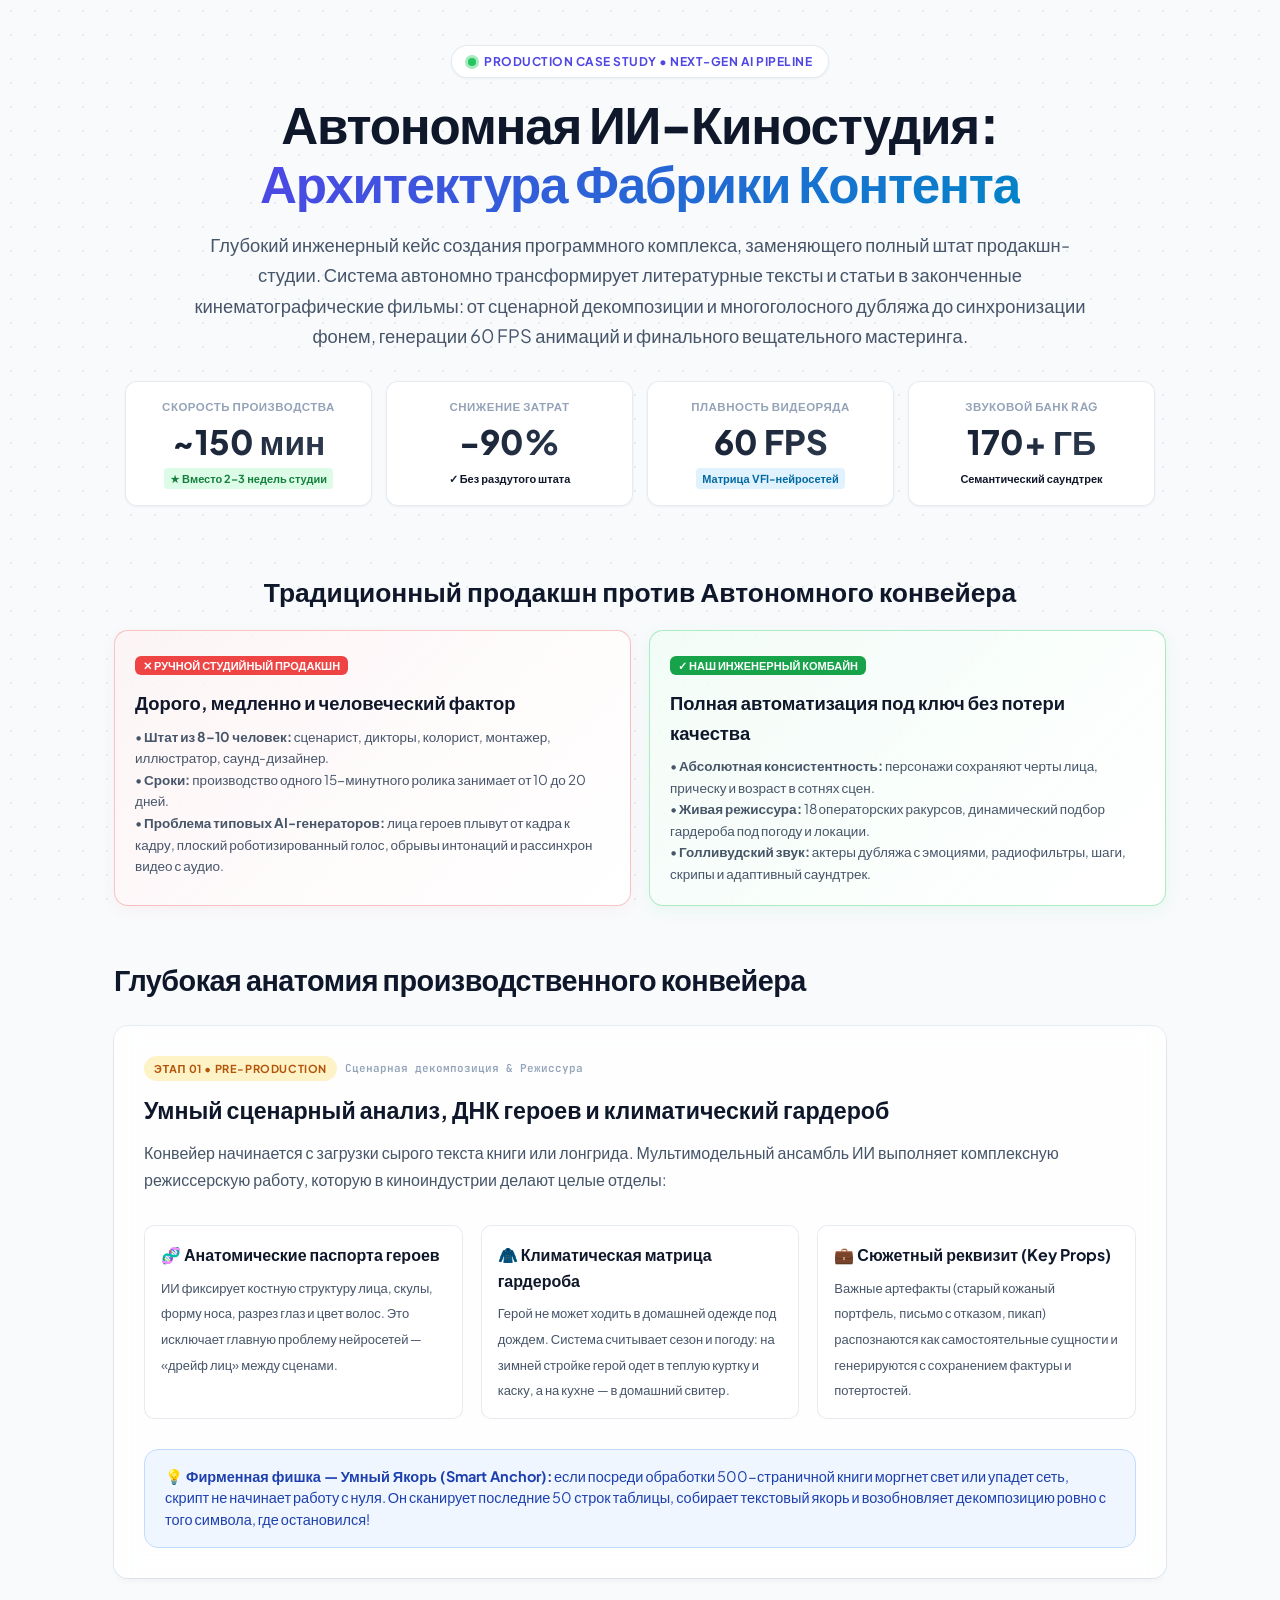
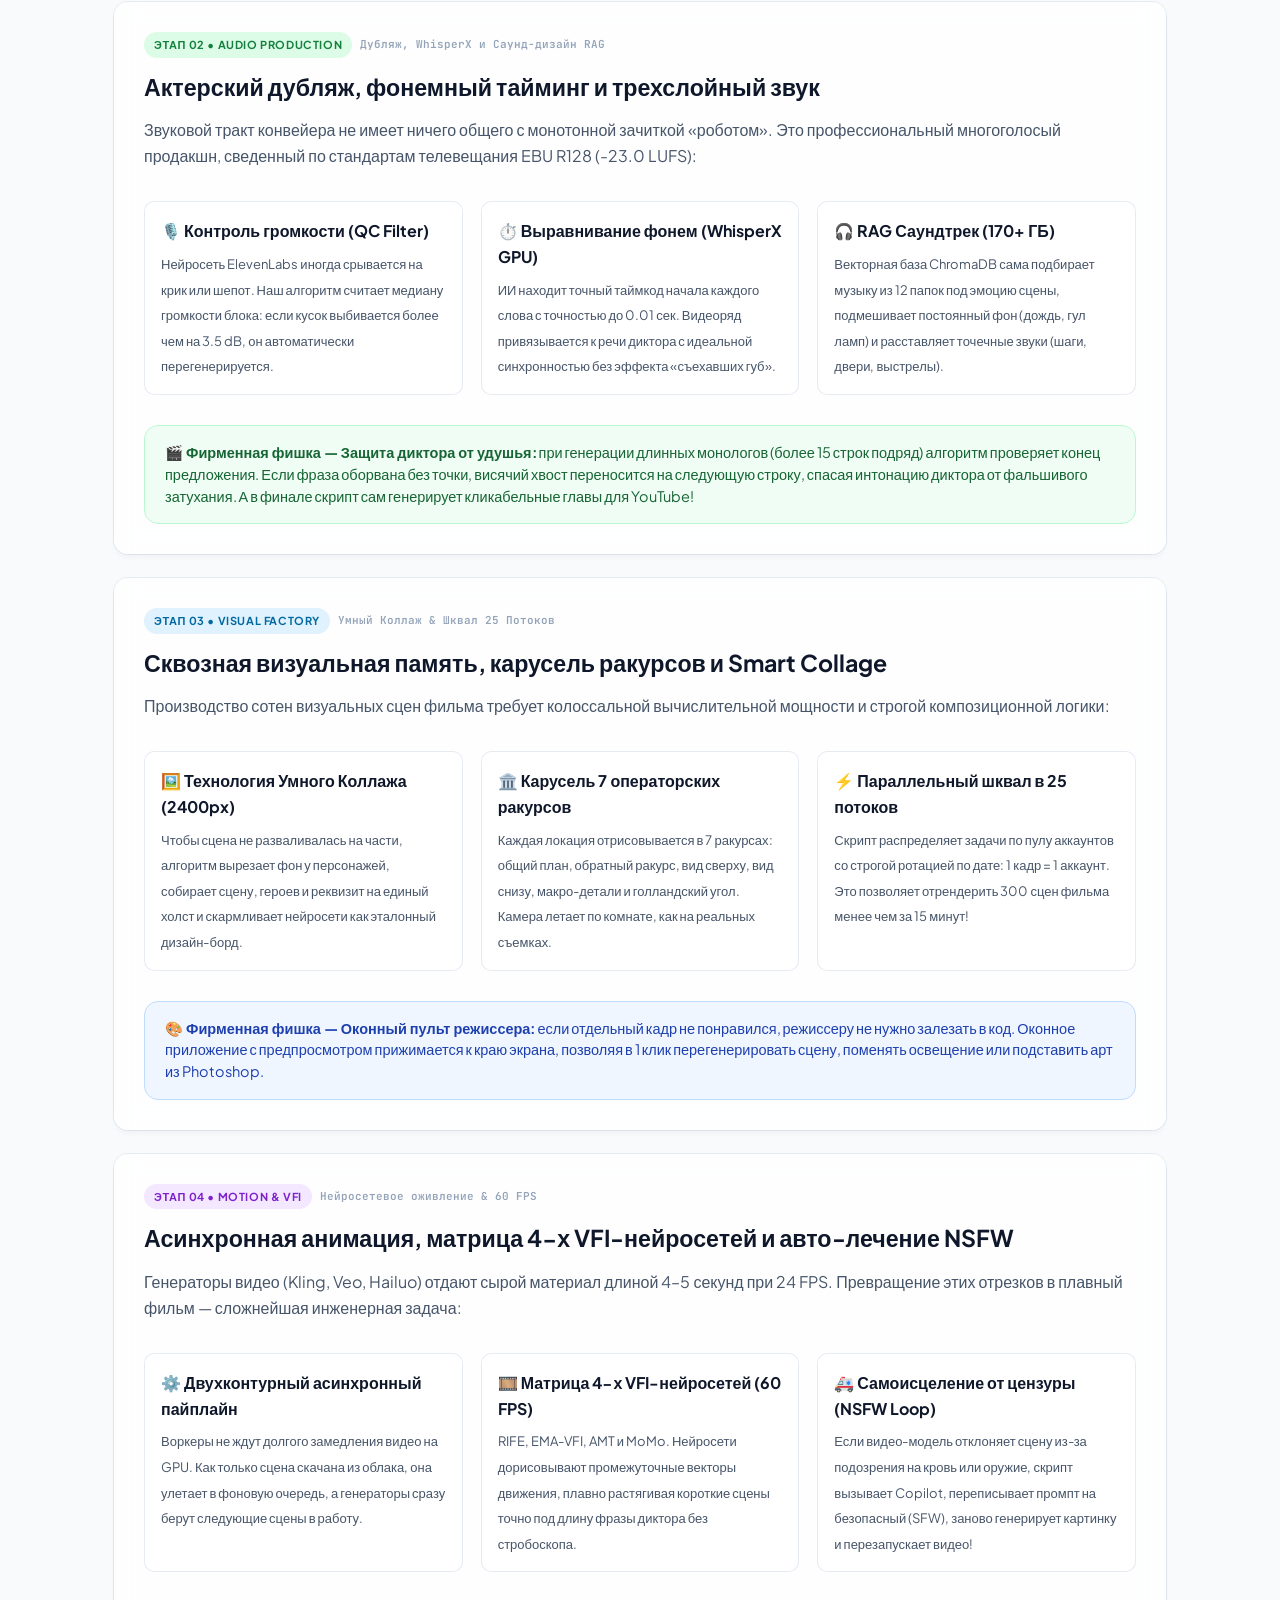
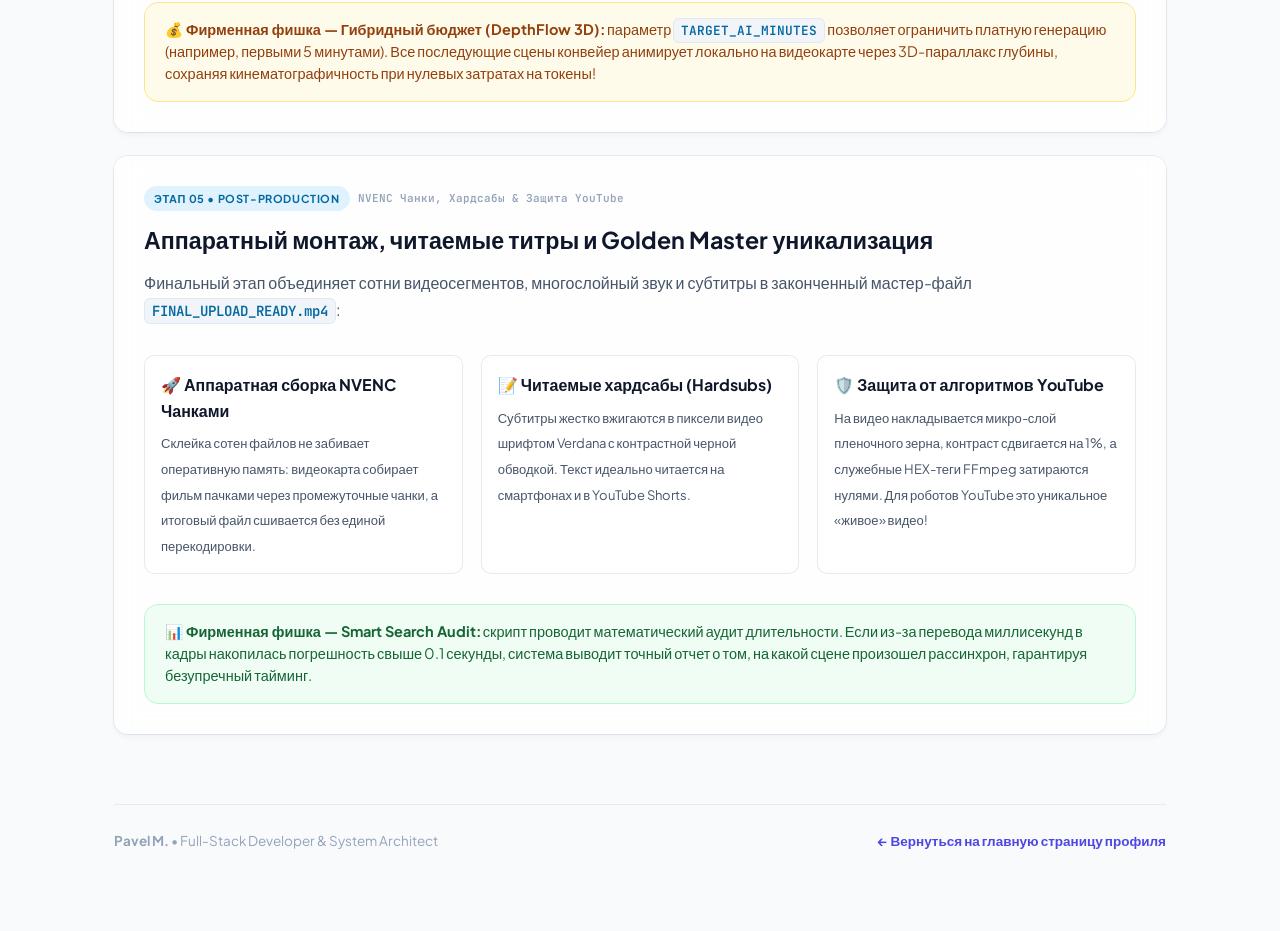
<file: portfolio/ggs-video-engine/index.html>
<!DOCTYPE html>
<html lang="ru">
<head>
    <meta charset="UTF-8">
    <meta name="viewport" content="width=device-width, initial-scale=1.0">
    <title>AI Video Production Pipeline | Глубокий Архитектурный Кейс</title>
    
    <link rel="icon" href="data:image/svg+xml,<svg xmlns=%22http://www.w3.org/2000/svg%22 viewBox=%220 0 100 100%22><text y=%22.9em%22 font-size=%2290%22>🎬</text></svg>">
    
    <link rel="stylesheet" href="../css/style.css">
    <link rel="preconnect" href="https://fonts.googleapis.com">
    <link rel="preconnect" href="https://fonts.gstatic.com" crossorigin>
    <link href="https://fonts.googleapis.com/css2?family=Plus+Jakarta+Sans:wght@400;500;600;700;800&family=JetBrains+Mono:wght@500;600;700&display=swap" rel="stylesheet">
</head>
<body class="bg-grid-dots">

<div class="container" style="padding-top: 35px; max-width: 1100px;">
    
    <!-- ВЕРХНИЙ БЛОК HERO -->
    <header class="hero" style="padding: 10px 10px 30px; margin-bottom: 25px; max-width: 1050px;">
        <div class="hero-status-row">
            <div class="hero-pill" style="margin-bottom: 16px;">
                <span class="pulse-dot"></span>
                <span>PRODUCTION CASE STUDY • NEXT-GEN AI PIPELINE</span>
            </div>
        </div>

        <h1 style="font-size: 3.2rem; margin-bottom: 18px; letter-spacing: -1.2px; line-height: 1.15;">
            Автономная ИИ-Киностудия: <br><span class="text-gradient">Архитектура Фабрики Контента</span>
        </h1>
        <p class="hero-desc" style="max-width: 900px; margin: 0 auto 30px; font-size: 1.15rem; color: var(--text-secondary); line-height: 1.65;">
            Глубокий инженерный кейс создания программного комплекса, заменяющего полный штат продакшн-студии. Система автономно трансформирует литературные тексты и статьи в законченные кинематографические фильмы: от сценарной декомпозиции и многоголосного дубляжа до синхронизации фонем, генерации 60 FPS анимаций и финального вещательного мастеринга.
        </p>

        <!-- KPI МЕТРИКИ -->
        <div class="metrics-row kpi-strip" style="margin-bottom: 10px;">
            <div class="metric-card">
                <div class="metric-label">Скорость производства</div>
                <div class="metric-value">~150 мин</div>
                <span class="metric-trend trend-up">★ Вместо 2–3 недель студии</span>
            </div>
            <div class="metric-card">
                <div class="metric-label">Снижение затрат</div>
                <div class="metric-value">-90%</div>
                <span class="metric-trend trend-green">✓ Без раздутого штата</span>
            </div>
            <div class="metric-card">
                <div class="metric-label">Плавность видеоряда</div>
                <div class="metric-value">60 FPS</div>
                <span class="metric-trend trend-blue">Матрица VFI-нейросетей</span>
            </div>
            <div class="metric-card">
                <div class="metric-label">Звуковой банк RAG</div>
                <div class="metric-value">170+ ГБ</div>
                <span class="metric-trend trend-purple">Семантический саундтрек</span>
            </div>
        </div>
    </header>

    <!-- СРАВНЕНИЕ С РЫНКОМ -->
    <div style="margin-bottom: 50px;">
        <h2 style="font-size: 1.65rem; font-weight: 800; margin-bottom: 16px; text-align: center;">Традиционный продакшн против Автономного конвейера</h2>
        
        <div class="diff-grid" style="margin-top: 15px;">
            <div class="diff-card diff-bad">
                <span class="diff-badge">✕ РУЧНОЙ СТУДИЙНЫЙ ПРОДАКШН</span>
                <h4 style="margin: 12px 0 8px; font-size: 1.15rem;">Дорого, медленно и человеческий фактор</h4>
                <p style="font-size: 13.5px; color: var(--text-secondary); line-height: 1.6; margin: 0;">
                    • <strong>Штат из 8–10 человек:</strong> сценарист, дикторы, колорист, монтажер, иллюстратор, саунд-дизайнер.<br>
                    • <strong>Сроки:</strong> производство одного 15-минутного ролика занимает от 10 до 20 дней.<br>
                    • <strong>Проблема типовых AI-генераторов:</strong> лица героев плывут от кадра к кадру, плоский роботизированный голос, обрывы интонаций и рассинхрон видео с аудио.
                </p>
            </div>
            <div class="diff-card diff-good">
                <span class="diff-badge">✓ НАШ ИНЖЕНЕРНЫЙ КОМБАЙН</span>
                <h4 style="margin: 12px 0 8px; font-size: 1.15rem;">Полная автоматизация под ключ без потери качества</h4>
                <p style="font-size: 13.5px; color: var(--text-secondary); line-height: 1.6; margin: 0;">
                    • <strong>Абсолютная консистентность:</strong> персонажи сохраняют черты лица, прическу и возраст в сотнях сцен.<br>
                    • <strong>Живая режиссура:</strong> 18 операторских ракурсов, динамический подбор гардероба под погоду и локации.<br>
                    • <strong>Голливудский звук:</strong> актеры дубляжа с эмоциями, радиофильтры, шаги, скрипы и адаптивный саундтрек.
                </p>
            </div>
        </div>
    </div>

    <!-- ПОЛНЫЙ РАЗБОР 5 ЭТАПОВ ПРОИЗВОДСТВА -->
    <div style="margin-bottom: 50px;">
        <h2 style="font-size: 1.8rem; font-weight: 800; margin-bottom: 24px; letter-spacing: -0.5px;">Глубокая анатомия производственного конвейера</h2>

        <div style="display: flex; flex-direction: column; gap: 24px;">
            
            <!-- ЭТАП 1: СЦЕНАРИИ И РЕЖИССУРА -->
            <div class="card card-theme-sppb" style="width: 100%; padding: 30px;">
                <div class="card-badges" style="margin-bottom: 10px;">
                    <span class="card-tag tag-amber">ЭТАП 01 • PRE-PRODUCTION</span>
                    <span class="card-articles-counter">Сценарная декомпозиция & Режиссура</span>
                </div>
                <h3 style="font-size: 1.45rem; margin-bottom: 12px;">Умный сценарный анализ, ДНК героев и климатический гардероб</h3>
                <p style="color: var(--text-secondary); font-size: 1rem; line-height: 1.65; margin-bottom: 16px;">
                    Конвейер начинается с загрузки сырого текста книги или лонгрида. Мультимодельный ансамбль ИИ выполняет комплексную режиссерскую работу, которую в киноиндустрии делают целые отделы:
                </p>

                <div class="diff-grid" style="grid-template-columns: repeat(auto-fit, minmax(280px, 1fr)); margin: 16px 0;">
                    <div style="background: rgba(255,255,255,0.7); border: 1px solid var(--border-subtle); border-radius: 10px; padding: 16px;">
                        <strong style="color: var(--text-primary); display: block; margin-bottom: 6px;">🧬 Анатомические паспорта героев</strong>
                        <span style="font-size: 13px; color: var(--text-secondary); line-height: 1.5;">
                            ИИ фиксирует костную структуру лица, скулы, форму носа, разрез глаз и цвет волос. Это исключает главную проблему нейросетей — «дрейф лиц» между сценами.
                        </span>
                    </div>

                    <div style="background: rgba(255,255,255,0.7); border: 1px solid var(--border-subtle); border-radius: 10px; padding: 16px;">
                        <strong style="color: var(--text-primary); display: block; margin-bottom: 6px;">🧥 Климатическая матрица гардероба</strong>
                        <span style="font-size: 13px; color: var(--text-secondary); line-height: 1.5;">
                            Герой не может ходить в домашней одежде под дождем. Система считывает сезон и погоду: на зимней стройке герой одет в теплую куртку и каску, а на кухне — в домашний свитер.
                        </span>
                    </div>

                    <div style="background: rgba(255,255,255,0.7); border: 1px solid var(--border-subtle); border-radius: 10px; padding: 16px;">
                        <strong style="color: var(--text-primary); display: block; margin-bottom: 6px;">💼 Сюжетный реквизит (Key Props)</strong>
                        <span style="font-size: 13px; color: var(--text-secondary); line-height: 1.5;">
                            Важные артефакты (старый кожаный портфель, письмо с отказом, пикап) распознаются как самостоятельные сущности и генерируются с сохранением фактуры и потертостей.
                        </span>
                    </div>
                </div>

                <div class="alert alert-info" style="margin: 14px 0 0;">
                    <strong>💡 Фирменная фишка — Умный Якорь (Smart Anchor):</strong> если посреди обработки 500-страничной книги моргнет свет или упадет сеть, скрипт не начинает работу с нуля. Он сканирует последние 50 строк таблицы, собирает текстовый якорь и возобновляет декомпозицию ровно с того символа, где остановился!
                </div>
            </div>

            <!-- ЭТАП 2: ГОЛОС И САУНД-ДИЗАЙН -->
            <div class="card card-theme-mobile" style="width: 100%; padding: 30px;">
                <div class="card-badges" style="margin-bottom: 10px;">
                    <span class="card-tag tag-green">ЭТАП 02 • AUDIO PRODUCTION</span>
                    <span class="card-articles-counter">Дубляж, WhisperX и Саунд-дизайн RAG</span>
                </div>
                <h3 style="font-size: 1.45rem; margin-bottom: 12px;">Актерский дубляж, фонемный тайминг и трехслойный звук</h3>
                <p style="color: var(--text-secondary); font-size: 1rem; line-height: 1.65; margin-bottom: 16px;">
                    Звуковой тракт конвейера не имеет ничего общего с монотонной зачиткой «роботом». Это профессиональный многоголосый продакшн, сведенный по стандартам телевещания EBU R128 (-23.0 LUFS):
                </p>

                <div class="diff-grid" style="grid-template-columns: repeat(auto-fit, minmax(280px, 1fr)); margin: 16px 0;">
                    <div style="background: rgba(255,255,255,0.7); border: 1px solid var(--border-subtle); border-radius: 10px; padding: 16px;">
                        <strong style="color: var(--text-primary); display: block; margin-bottom: 6px;">🎙️ Контроль громкости (QC Filter)</strong>
                        <span style="font-size: 13px; color: var(--text-secondary); line-height: 1.5;">
                            Нейросеть ElevenLabs иногда срывается на крик или шепот. Наш алгоритм считает медиану громкости блока: если кусок выбивается более чем на 3.5 dB, он автоматически перегенерируется.
                        </span>
                    </div>

                    <div style="background: rgba(255,255,255,0.7); border: 1px solid var(--border-subtle); border-radius: 10px; padding: 16px;">
                        <strong style="color: var(--text-primary); display: block; margin-bottom: 6px;">⏱️ Выравнивание фонем (WhisperX GPU)</strong>
                        <span style="font-size: 13px; color: var(--text-secondary); line-height: 1.5;">
                            ИИ находит точный таймкод начала каждого слова с точностью до 0.01 сек. Видеоряд привязывается к речи диктора с идеальной синхронностью без эффекта «съехавших губ».
                        </span>
                    </div>

                    <div style="background: rgba(255,255,255,0.7); border: 1px solid var(--border-subtle); border-radius: 10px; padding: 16px;">
                        <strong style="color: var(--text-primary); display: block; margin-bottom: 6px;">🎧 RAG Саундтрек (170+ ГБ)</strong>
                        <span style="font-size: 13px; color: var(--text-secondary); line-height: 1.5;">
                            Векторная база ChromaDB сама подбирает музыку из 12 папок под эмоцию сцены, подмешивает постоянный фон (дождь, гул ламп) и расставляет точечные звуки (шаги, двери, выстрелы).
                        </span>
                    </div>
                </div>

                <div class="alert alert-success" style="margin: 14px 0 0;">
                    <strong>🎬 Фирменная фишка — Защита диктора от удушья:</strong> при генерации длинных монологов (более 15 строк подряд) алгоритм проверяет конец предложения. Если фраза оборвана без точки, висячий хвост переносится на следующую строку, спасая интонацию диктора от фальшивого затухания. А в финале скрипт сам генерирует кликабельные главы для YouTube!
                </div>
            </div>

            <!-- ЭТАП 3: РЕНДЕР КАРТИНОК И РЕФЕРЕНСОВ -->
            <div class="card card-theme-security" style="width: 100%; padding: 30px;">
                <div class="card-badges" style="margin-bottom: 10px;">
                    <span class="card-tag tag-cyan">ЭТАП 03 • VISUAL FACTORY</span>
                    <span class="card-articles-counter">Умный Коллаж & Шквал 25 Потоков</span>
                </div>
                <h3 style="font-size: 1.45rem; margin-bottom: 12px;">Сквозная визуальная память, карусель ракурсов и Smart Collage</h3>
                <p style="color: var(--text-secondary); font-size: 1rem; line-height: 1.65; margin-bottom: 16px;">
                    Производство сотен визуальных сцен фильма требует колоссальной вычислительной мощности и строгой композиционной логики:
                </p>

                <div class="diff-grid" style="grid-template-columns: repeat(auto-fit, minmax(280px, 1fr)); margin: 16px 0;">
                    <div style="background: rgba(255,255,255,0.7); border: 1px solid var(--border-subtle); border-radius: 10px; padding: 16px;">
                        <strong style="color: var(--text-primary); display: block; margin-bottom: 6px;">🖼️ Технология Умного Коллажа (2400px)</strong>
                        <span style="font-size: 13px; color: var(--text-secondary); line-height: 1.5;">
                            Чтобы сцена не разваливалась на части, алгоритм вырезает фон у персонажей, собирает сцену, героев и реквизит на единый холст и скармливает нейросети как эталонный дизайн-борд.
                        </span>
                    </div>

                    <div style="background: rgba(255,255,255,0.7); border: 1px solid var(--border-subtle); border-radius: 10px; padding: 16px;">
                        <strong style="color: var(--text-primary); display: block; margin-bottom: 6px;">🏛️ Карусель 7 операторских ракурсов</strong>
                        <span style="font-size: 13px; color: var(--text-secondary); line-height: 1.5;">
                            Каждая локация отрисовывается в 7 ракурсах: общий план, обратный ракурс, вид сверху, вид снизу, макро-детали и голландский угол. Камера летает по комнате, как на реальных съемках.
                        </span>
                    </div>

                    <div style="background: rgba(255,255,255,0.7); border: 1px solid var(--border-subtle); border-radius: 10px; padding: 16px;">
                        <strong style="color: var(--text-primary); display: block; margin-bottom: 6px;">⚡ Параллельный шквал в 25 потоков</strong>
                        <span style="font-size: 13px; color: var(--text-secondary); line-height: 1.5;">
                            Скрипт распределяет задачи по пулу аккаунтов со строгой ротацией по дате: 1 кадр = 1 аккаунт. Это позволяет отрендерить 300 сцен фильма менее чем за 15 минут!
                        </span>
                    </div>
                </div>

                <div class="alert alert-info" style="margin: 14px 0 0;">
                    <strong>🎨 Фирменная фишка — Оконный пульт режиссера:</strong> если отдельный кадр не понравился, режиссеру не нужно залезать в код. Оконное приложение с предпросмотром прижимается к краю экрана, позволяя в 1 клик перегенерировать сцену, поменять освещение или подставить арт из Photoshop.
                </div>
            </div>

            <!-- ЭТАП 4: АНИМАЦИЯ И СЛОУМО -->
            <div class="card card-theme-prestashop" style="width: 100%; padding: 30px;">
                <div class="card-badges" style="margin-bottom: 10px;">
                    <span class="card-tag tag-purple">ЭТАП 04 • MOTION & VFI</span>
                    <span class="card-articles-counter">Нейросетевое оживление & 60 FPS</span>
                </div>
                <h3 style="font-size: 1.45rem; margin-bottom: 12px;">Асинхронная анимация, матрица 4-х VFI-нейросетей и авто-лечение NSFW</h3>
                <p style="color: var(--text-secondary); font-size: 1rem; line-height: 1.65; margin-bottom: 16px;">
                    Генераторы видео (Kling, Veo, Hailuo) отдают сырой материал длиной 4–5 секунд при 24 FPS. Превращение этих отрезков в плавный фильм — сложнейшая инженерная задача:
                </p>

                <div class="diff-grid" style="grid-template-columns: repeat(auto-fit, minmax(280px, 1fr)); margin: 16px 0;">
                    <div style="background: rgba(255,255,255,0.7); border: 1px solid var(--border-subtle); border-radius: 10px; padding: 16px;">
                        <strong style="color: var(--text-primary); display: block; margin-bottom: 6px;">⚙️ Двухконтурный асинхронный пайплайн</strong>
                        <span style="font-size: 13px; color: var(--text-secondary); line-height: 1.5;">
                            Воркеры не ждут долгого замедления видео на GPU. Как только сцена скачана из облака, она улетает в фоновую очередь, а генераторы сразу берут следующие сцены в работу.
                        </span>
                    </div>

                    <div style="background: rgba(255,255,255,0.7); border: 1px solid var(--border-subtle); border-radius: 10px; padding: 16px;">
                        <strong style="color: var(--text-primary); display: block; margin-bottom: 6px;">🎞️ Матрица 4-х VFI-нейросетей (60 FPS)</strong>
                        <span style="font-size: 13px; color: var(--text-secondary); line-height: 1.5;">
                            RIFE, EMA-VFI, AMT и MoMo. Нейросети дорисовывают промежуточные векторы движения, плавно растягивая короткие сцены точно под длину фразы диктора без стробоскопа.
                        </span>
                    </div>

                    <div style="background: rgba(255,255,255,0.7); border: 1px solid var(--border-subtle); border-radius: 10px; padding: 16px;">
                        <strong style="color: var(--text-primary); display: block; margin-bottom: 6px;">🚑 Самоисцеление от цензуры (NSFW Loop)</strong>
                        <span style="font-size: 13px; color: var(--text-secondary); line-height: 1.5;">
                            Если видео-модель отклоняет сцену из-за подозрения на кровь или оружие, скрипт вызывает Copilot, переписывает промпт на безопасный (SFW), заново генерирует картинку и перезапускает видео!
                        </span>
                    </div>
                </div>

                <div class="alert alert-warning" style="margin: 14px 0 0;">
                    <strong>💰 Фирменная фишка — Гибридный бюджет (DepthFlow 3D):</strong> параметр <code>TARGET_AI_MINUTES</code> позволяет ограничить платную генерацию (например, первыми 5 минутами). Все последующие сцены конвейер анимирует локально на видеокарте через 3D-параллакс глубины, сохраняя кинематографичность при нулевых затратах на токены!
                </div>
            </div>

            <!-- ЭТАП 5: СБОРКА И МАСТЕРИНГ -->
            <div class="card card-theme-github" style="width: 100%; padding: 30px;">
                <div class="card-badges" style="margin-bottom: 10px;">
                    <span class="card-tag tag-cyan">ЭТАП 05 • POST-PRODUCTION</span>
                    <span class="card-articles-counter">NVENC Чанки, Хардсабы & Защита YouTube</span>
                </div>
                <h3 style="font-size: 1.45rem; margin-bottom: 12px;">Аппаратный монтаж, читаемые титры и Golden Master уникализация</h3>
                <p style="color: var(--text-secondary); font-size: 1rem; line-height: 1.65; margin-bottom: 16px;">
                    Финальный этап объединяет сотни видеосегментов, многослойный звук и субтитры в законченный мастер-файл <code>FINAL_UPLOAD_READY.mp4</code>:
                </p>

                <div class="diff-grid" style="grid-template-columns: repeat(auto-fit, minmax(280px, 1fr)); margin: 16px 0;">
                    <div style="background: rgba(255,255,255,0.7); border: 1px solid var(--border-subtle); border-radius: 10px; padding: 16px;">
                        <strong style="color: var(--text-primary); display: block; margin-bottom: 6px;">🚀 Аппаратная сборка NVENC Чанками</strong>
                        <span style="font-size: 13px; color: var(--text-secondary); line-height: 1.5;">
                            Склейка сотен файлов не забивает оперативную память: видеокарта собирает фильм пачками через промежуточные чанки, а итоговый файл сшивается без единой перекодировки.
                        </span>
                    </div>

                    <div style="background: rgba(255,255,255,0.7); border: 1px solid var(--border-subtle); border-radius: 10px; padding: 16px;">
                        <strong style="color: var(--text-primary); display: block; margin-bottom: 6px;">📝 Читаемые хардсабы (Hardsubs)</strong>
                        <span style="font-size: 13px; color: var(--text-secondary); line-height: 1.5;">
                            Субтитры жестко вжигаются в пиксели видео шрифтом Verdana с контрастной черной обводкой. Текст идеально читается на смартфонах и в YouTube Shorts.
                        </span>
                    </div>

                    <div style="background: rgba(255,255,255,0.7); border: 1px solid var(--border-subtle); border-radius: 10px; padding: 16px;">
                        <strong style="color: var(--text-primary); display: block; margin-bottom: 6px;">🛡️ Защита от алгоритмов YouTube</strong>
                        <span style="font-size: 13px; color: var(--text-secondary); line-height: 1.5;">
                            На видео накладывается микро-слой пленочного зерна, контраст сдвигается на 1%, а служебные HEX-теги FFmpeg затираются нулями. Для роботов YouTube это уникальное «живое» видео!
                        </span>
                    </div>
                </div>

                <div class="alert alert-success" style="margin: 14px 0 0;">
                    <strong>📊 Фирменная фишка — Smart Search Audit:</strong> скрипт проводит математический аудит длительности. Если из-за перевода миллисекунд в кадры накопилась погрешность свыше 0.1 секунды, система выводит точный отчет о том, на какой сцене произошел рассинхрон, гарантируя безупречный тайминг.
                </div>
            </div>

        </div>
    </div>

   

    <!-- ФУТЕР -->
    <footer class="footer">
        <div><strong>Pavel M.</strong> • Full-Stack Developer & System Architect</div>
        <div>
            <a href="https://github.com/mainparadox" target="_blank" style="color: var(--brand-primary); font-weight: bold; text-decoration: none;">← Вернуться на главную страницу профиля</a>
        </div>
    </footer>
</div>

</body>
</html>
</file>
<file: portfolio/css/style.css>
@import url('theme.css');
@import url('layout.css');
@import url('components.css');
@import url('code.css');
@import url('deck.css');
</file>
